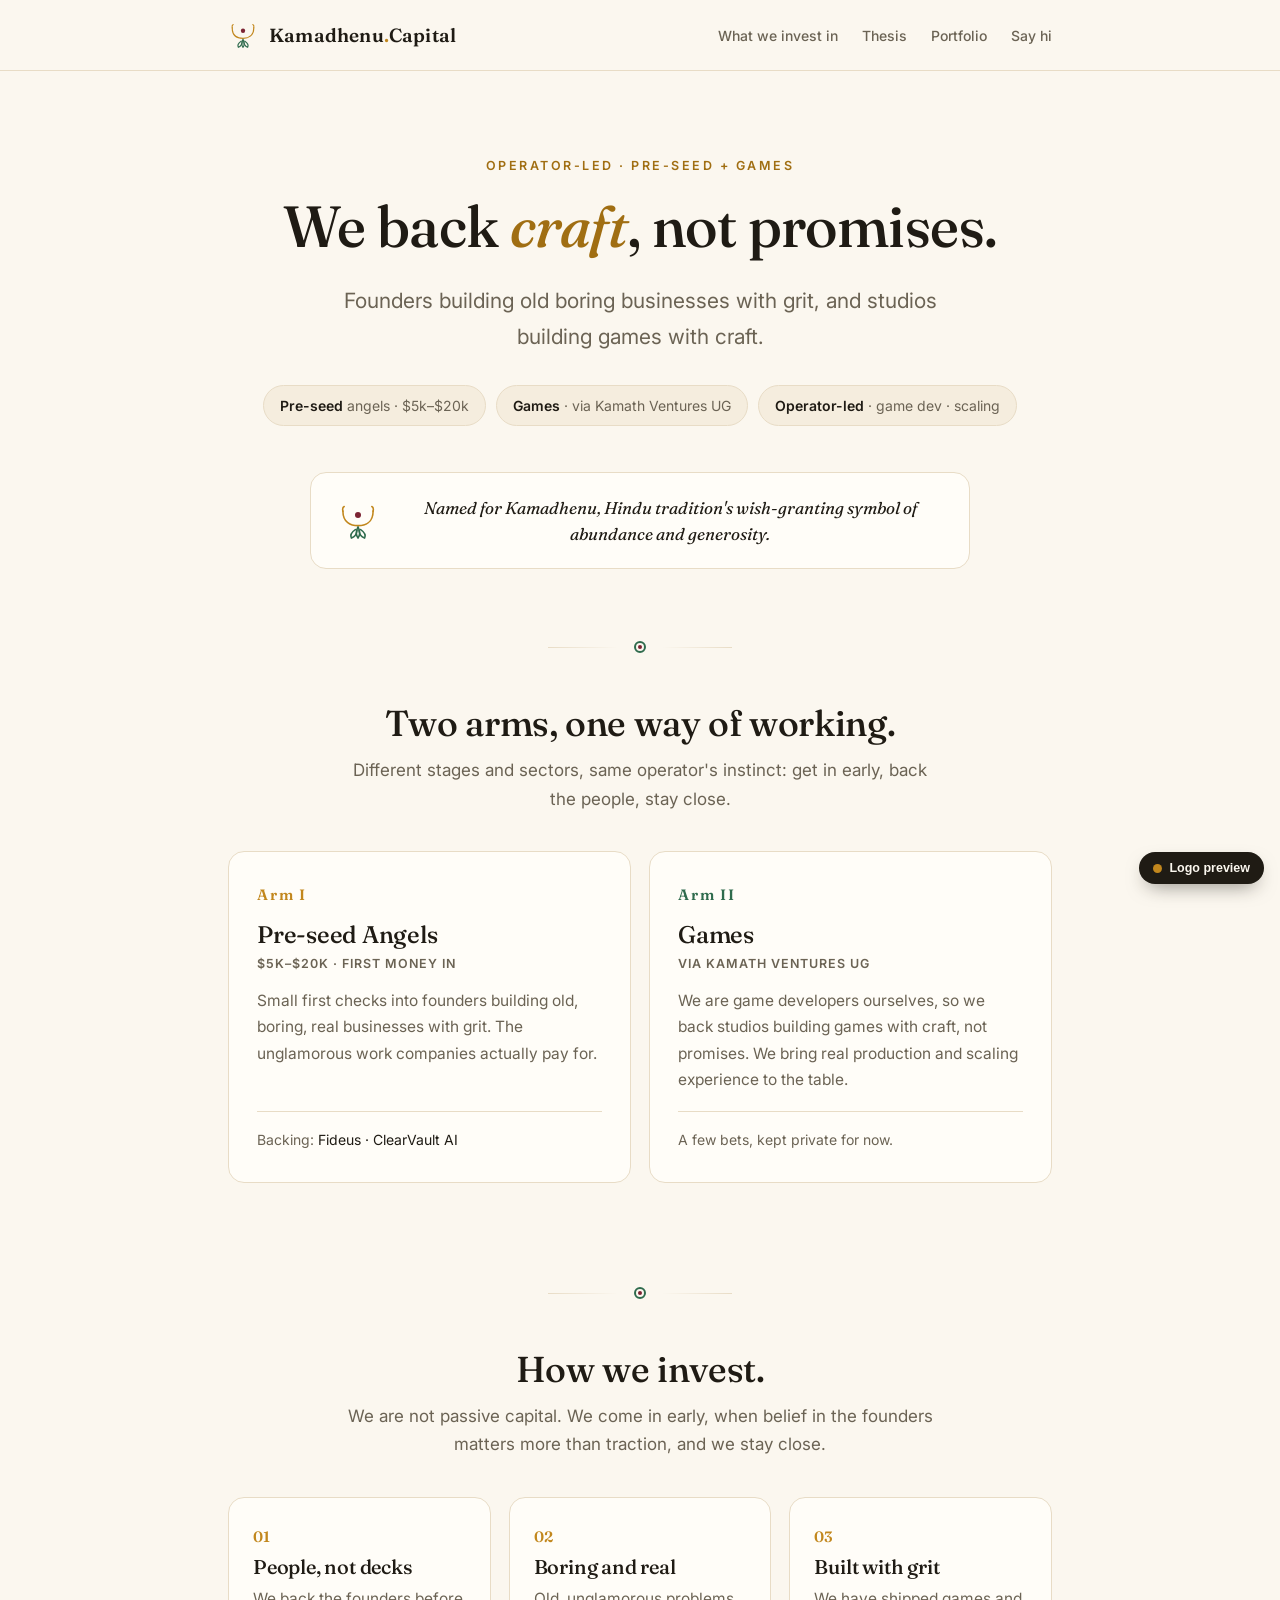
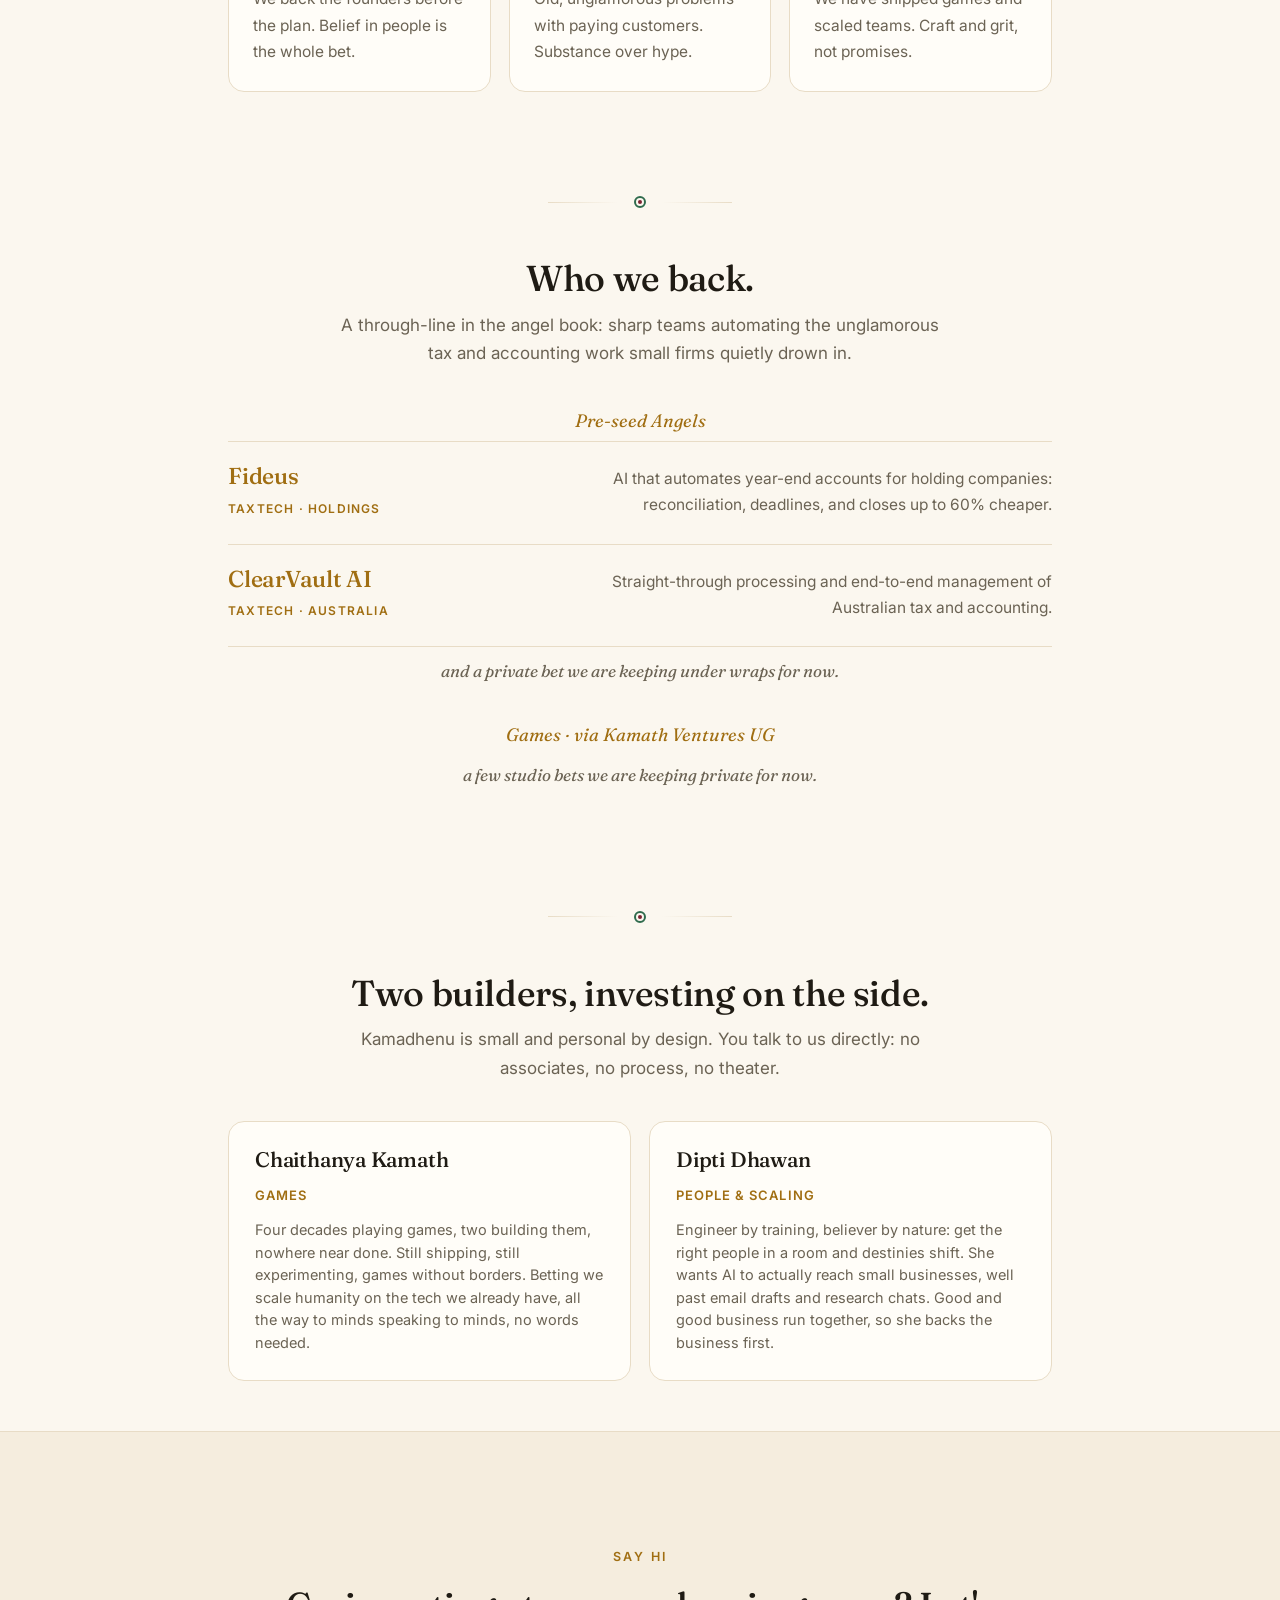
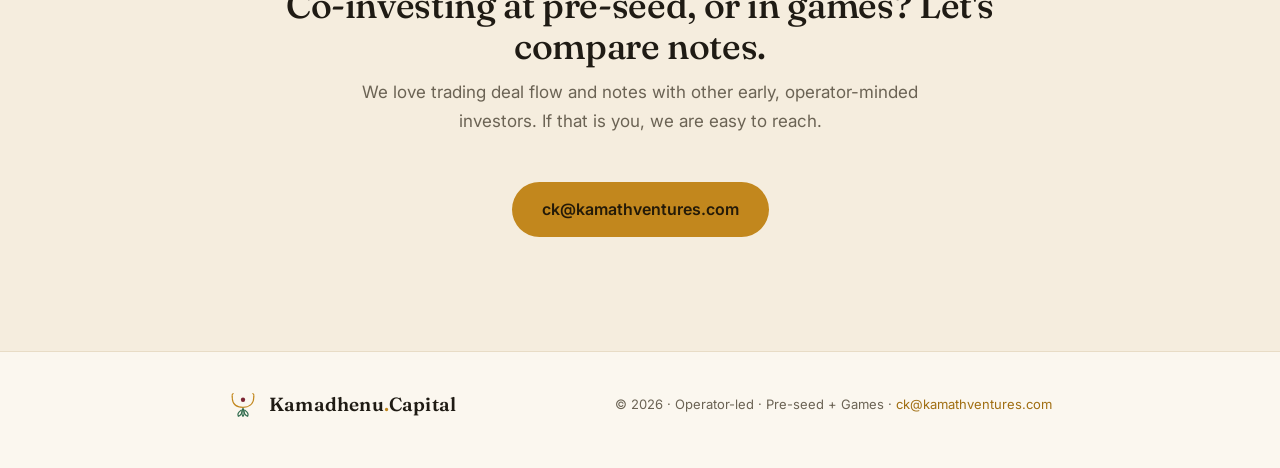
<file: index.html>
<!DOCTYPE html>
<html lang="en">
<head>
<meta charset="UTF-8" />
<meta name="viewport" content="width=device-width, initial-scale=1.0" />
<title>Kamadhenu Capital</title>
<meta name="description" content="Operator-led investing across two arms: pre-seed angel checks into cofounders solving real business problems, and games via Kamath Ventures UG." />
<meta property="og:type" content="website" />
<meta property="og:site_name" content="Kamadhenu Capital" />
<meta property="og:title" content="Kamadhenu Capital — We back craft, not promises." />
<meta property="og:description" content="Operator-led, early checks. Founders building old boring businesses with grit, and studios building games with craft." />
<!-- NOTE: og:url and image point at the github.io PREVIEW. At go-live, switch both to https://kamadhenu.capital/ -->
<meta property="og:url" content="https://ck467.github.io/kamadhenu-capital/" />
<meta property="og:image" content="https://ck467.github.io/kamadhenu-capital/assets/og.png" />
<meta property="og:image:width" content="1200" />
<meta property="og:image:height" content="630" />
<meta property="og:image:alt" content="Kamadhenu Capital — We back craft, not promises." />
<meta name="twitter:card" content="summary_large_image" />
<meta name="twitter:title" content="Kamadhenu Capital — We back craft, not promises." />
<meta name="twitter:description" content="Operator-led, early checks. Founders building old boring businesses with grit, and studios building games with craft." />
<meta name="twitter:image" content="https://ck467.github.io/kamadhenu-capital/assets/og.png" />
<link rel="icon" href="assets/logo.svg" type="image/svg+xml" />
<link rel="preconnect" href="https://fonts.googleapis.com" />
<link rel="preconnect" href="https://fonts.gstatic.com" crossorigin />
<link href="https://fonts.googleapis.com/css2?family=Fraunces:ital,opsz,wght@0,9..144,400;0,9..144,500;0,9..144,600;1,9..144,400&family=Inter:wght@400;500;600&display=swap" rel="stylesheet" />
<link rel="stylesheet" href="css/styles.css" />
</head>
<body>

<header class="bar"><div class="wrap">
  <span class="logo"><img class="emblem emblem-nav" src="assets/logo.svg" alt="" aria-hidden="true" /><span class="wm" data-brand></span></span>
  <nav id="nav"></nav>
</div></header>

<main>
  <!-- HERO -->
  <section class="hero"><div class="wrap">
    <p class="eyebrow" id="hero-eyebrow"></p>
    <h1 id="hero-headline"></h1>
    <p class="lead" id="hero-lead"></p>
    <div class="facts" id="pills"></div>
    <div class="creed">
      <img class="emblem emblem-creed" src="assets/logo.svg" alt="" aria-hidden="true" />
      <p id="creed-text"></p>
    </div>
  </div></section>

  <div class="wrap"><div class="divider"><span class="orb"></span></div></div>

  <!-- TWO ARMS -->
  <section id="invest"><div class="wrap">
    <h2 id="arms-title"></h2>
    <p class="sub" id="arms-sub"></p>
    <div class="arms" id="arms"></div>
  </div></section>

  <div class="wrap"><div class="divider"><span class="orb"></span></div></div>

  <!-- THESIS -->
  <section id="thesis"><div class="wrap">
    <h2 id="thesis-title"></h2>
    <p class="sub" id="thesis-sub"></p>
    <div class="grid3" id="tiles"></div>
  </div></section>

  <div class="wrap"><div class="divider"><span class="orb"></span></div></div>

  <!-- PORTFOLIO -->
  <section id="portfolio"><div class="wrap">
    <h2 id="portfolio-title"></h2>
    <p class="sub" id="portfolio-sub"></p>
    <div id="portfolio-groups"></div>
  </div></section>

  <div class="wrap"><div class="divider"><span class="orb"></span></div></div>

  <!-- TEAM -->
  <section id="team"><div class="wrap">
    <h2 id="team-title"></h2>
    <p class="sub" id="team-sub"></p>
    <div class="people" id="people"></div>
  </div></section>
</main>

<!-- CONTACT -->
<section id="contact" class="contact"><div class="inner"><div class="wrap" style="text-align:center;">
  <p class="eyebrow" id="contact-eyebrow"></p>
  <h2 id="contact-title"></h2>
  <p class="sub" id="contact-sub"></p>
  <a class="cta" id="contact-cta" href="#"></a>
</div></div></section>

<footer><div class="wrap">
  <span class="logo"><img class="emblem emblem-nav" src="assets/logo.svg" alt="" aria-hidden="true" /><span class="wm" data-brand></span></span>
  <span class="muted"><span id="footer-tagline"></span> · <a id="footer-email" href="#"></a></span>
</div></footer>

<script src="content/content.js"></script>
<script src="js/app.js"></script>
<script src="js/logo-preview.js"></script>
</body>
</html>
</file>
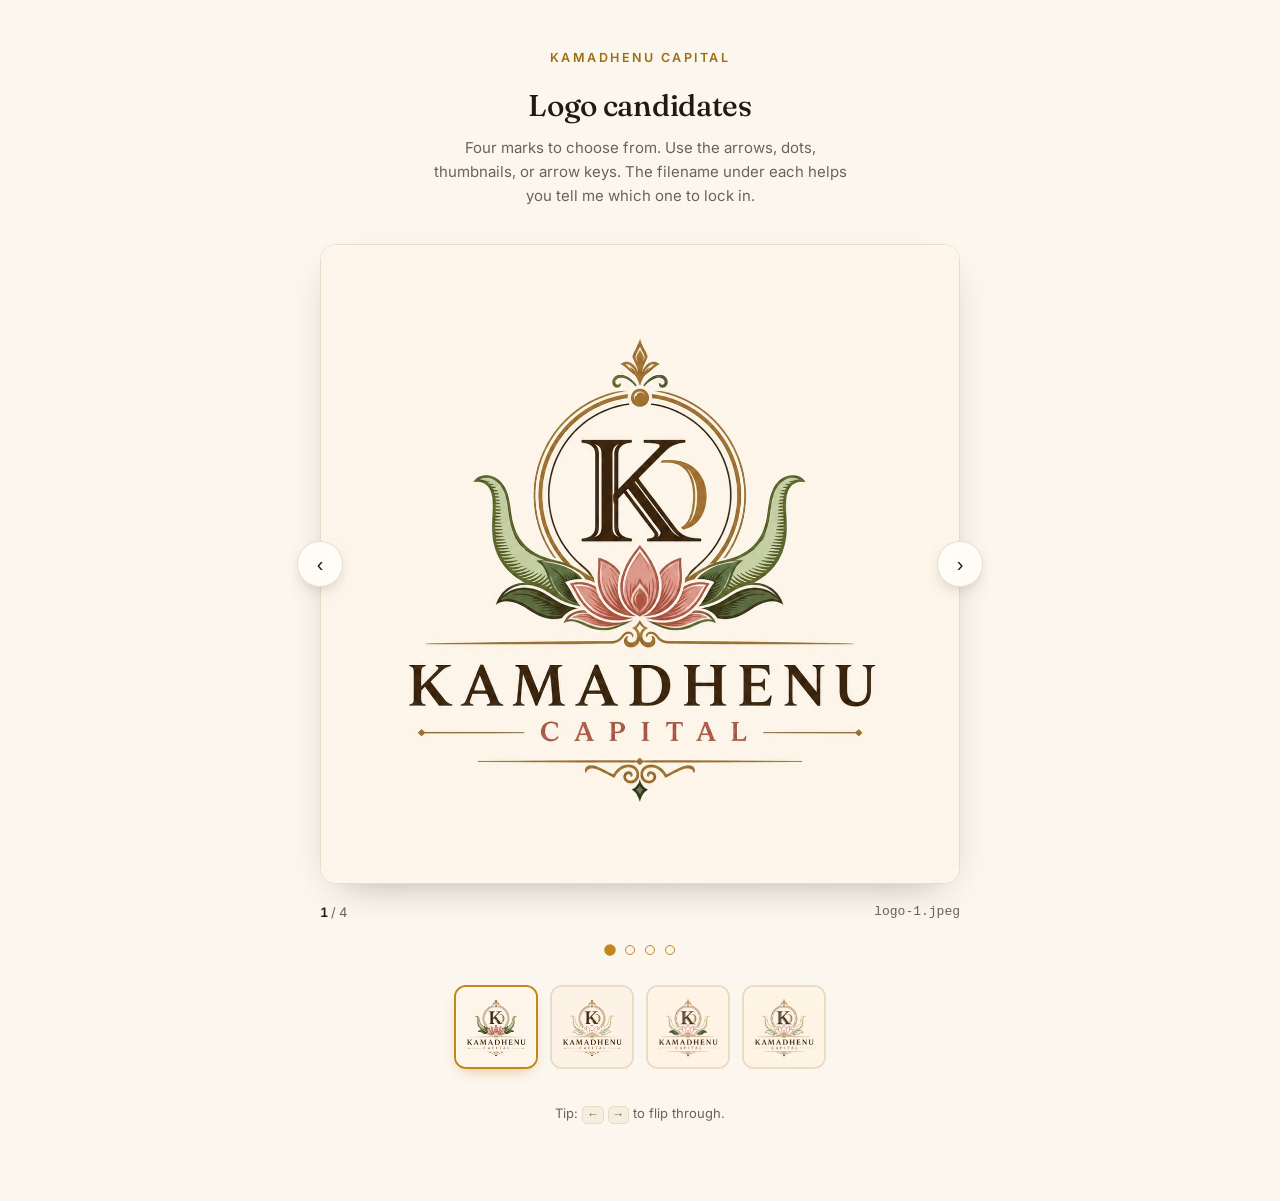
<file: carousel/index.html>
<!doctype html>
<html lang="en">
<head>
<meta charset="utf-8" />
<meta name="viewport" content="width=device-width, initial-scale=1" />
<meta name="robots" content="noindex" />
<title>Kamadhenu Capital — Logo Carousel</title>
<link rel="preconnect" href="https://fonts.googleapis.com" />
<link rel="preconnect" href="https://fonts.gstatic.com" crossorigin />
<link href="https://fonts.googleapis.com/css2?family=Fraunces:opsz,wght@9..144,400;9..144,500;9..144,600&family=Inter:wght@400;500;600&display=swap" rel="stylesheet" />
<style>
  :root{
    --bg:#fbf7ef; --bg2:#f5edde; --card:#fffdf8;
    --ink:#1f1b14; --soft:#6b6354; --line:#e8dcc6;
    --gold:#c2871d; --gold-dk:#a06e12; --maroon:#7c2433; --green:#2f6b4d;
    --r:16px;
  }
  *{box-sizing:border-box;}
  body{margin:0;background:var(--bg);color:var(--ink);
    font-family:'Inter',system-ui,sans-serif;line-height:1.6;
    -webkit-font-smoothing:antialiased;
    min-height:100vh;display:flex;flex-direction:column;align-items:center;
    padding:48px 20px 64px;}
  h1{font-family:'Fraunces',Georgia,serif;font-weight:500;font-size:30px;
    letter-spacing:-.01em;margin:0 0 6px;}
  .eyebrow{font-size:12.5px;font-weight:600;letter-spacing:.2em;
    text-transform:uppercase;color:var(--gold-dk);margin:0 0 14px;}
  .sub{color:var(--soft);font-size:15px;margin:0 0 36px;text-align:center;max-width:46ch;}

  .stage{position:relative;width:min(640px,100%);}
  .frame{position:relative;background:var(--card);border:1px solid var(--line);
    border-radius:var(--r);overflow:hidden;
    box-shadow:0 14px 40px -22px rgba(31,27,20,.45);}
  .track{display:flex;transition:transform .45s cubic-bezier(.4,0,.2,1);}
  .slide{min-width:100%;display:flex;align-items:center;justify-content:center;
    aspect-ratio:1/1;background:var(--card);}
  .slide img{width:100%;height:100%;object-fit:contain;display:block;}

  .arrow{position:absolute;top:50%;transform:translateY(-50%);
    width:46px;height:46px;border-radius:50%;border:1px solid var(--line);
    background:rgba(255,253,248,.92);backdrop-filter:blur(6px);
    color:var(--ink);font-size:20px;cursor:pointer;display:grid;place-items:center;
    box-shadow:0 6px 18px -10px rgba(31,27,20,.5);transition:.18s;z-index:2;}
  .arrow:hover{color:var(--maroon);border-color:var(--gold);}
  .arrow.prev{left:-23px;} .arrow.next{right:-23px;}
  @media(max-width:560px){.arrow.prev{left:8px;} .arrow.next{right:8px;}}

  .meta{display:flex;align-items:center;justify-content:space-between;gap:16px;
    margin-top:18px;width:min(640px,100%);}
  .counter{font-size:13px;color:var(--soft);font-variant-numeric:tabular-nums;}
  .counter b{color:var(--ink);font-weight:600;}
  .name{font-size:13px;color:var(--soft);font-family:ui-monospace,Menlo,monospace;}

  .dots{display:flex;gap:10px;justify-content:center;margin-top:22px;}
  .dot{width:10px;height:10px;border-radius:50%;border:1px solid var(--gold);
    background:transparent;cursor:pointer;padding:0;transition:.18s;}
  .dot[aria-current="true"]{background:var(--gold);transform:scale(1.15);}

  .thumbs{display:flex;gap:12px;margin-top:30px;flex-wrap:wrap;justify-content:center;}
  .thumb{width:84px;height:84px;border-radius:12px;overflow:hidden;
    border:2px solid var(--line);background:var(--card);cursor:pointer;padding:0;transition:.18s;}
  .thumb img{width:100%;height:100%;object-fit:contain;}
  .thumb[aria-current="true"]{border-color:var(--gold);
    box-shadow:0 6px 16px -8px rgba(194,135,29,.7);}
  .hint{margin-top:34px;font-size:13px;color:var(--soft);}
  .hint kbd{font-family:ui-monospace,monospace;background:var(--bg2);
    border:1px solid var(--line);border-radius:5px;padding:1px 6px;font-size:12px;}
</style>
</head>
<body>
  <p class="eyebrow">Kamadhenu Capital</p>
  <h1>Logo candidates</h1>
  <p class="sub">Four marks to choose from. Use the arrows, dots, thumbnails, or arrow keys. The filename under each helps you tell me which one to lock in.</p>

  <div class="stage">
    <div class="frame">
      <div class="track" id="track">
        <div class="slide"><img src="../assets/logo-candidates/logo-1.jpeg" alt="Logo candidate 1" /></div>
        <div class="slide"><img src="../assets/logo-candidates/logo-2.jpeg" alt="Logo candidate 2" /></div>
        <div class="slide"><img src="../assets/logo-candidates/logo-3.jpeg" alt="Logo candidate 3" /></div>
        <div class="slide"><img src="../assets/logo-candidates/logo-4.jpeg" alt="Logo candidate 4" /></div>
      </div>
    </div>
    <button class="arrow prev" id="prev" aria-label="Previous logo">&#8249;</button>
    <button class="arrow next" id="next" aria-label="Next logo">&#8250;</button>
  </div>

  <div class="meta">
    <span class="counter"><b id="cur">1</b> / 4</span>
    <span class="name" id="name">logo-1.jpeg</span>
  </div>

  <div class="dots" id="dots" role="tablist" aria-label="Choose logo"></div>

  <div class="thumbs" id="thumbs"></div>

  <p class="hint">Tip: <kbd>&larr;</kbd> <kbd>&rarr;</kbd> to flip through.</p>

<script>
  var files = ['logo-1.jpeg','logo-2.jpeg','logo-3.jpeg','logo-4.jpeg'];
  var n = files.length, i = 0;
  var track = document.getElementById('track');
  var dots = document.getElementById('dots');
  var thumbs = document.getElementById('thumbs');

  for (var k = 0; k < n; k++){
    var d = document.createElement('button');
    d.className = 'dot'; d.setAttribute('role','tab');
    d.setAttribute('aria-label','Logo ' + (k+1));
    (function(idx){ d.onclick = function(){ go(idx); }; })(k);
    dots.appendChild(d);

    var t = document.createElement('button');
    t.className = 'thumb';
    t.innerHTML = '<img src="../assets/logo-candidates/' + files[k] + '" alt="Logo ' + (k+1) + ' thumbnail" />';
    (function(idx){ t.onclick = function(){ go(idx); }; })(k);
    thumbs.appendChild(t);
  }

  function go(idx){
    i = (idx + n) % n;
    track.style.transform = 'translateX(' + (-i * 100) + '%)';
    document.getElementById('cur').textContent = i + 1;
    document.getElementById('name').textContent = files[i];
    var dd = dots.children, tt = thumbs.children;
    for (var k = 0; k < n; k++){
      dd[k].setAttribute('aria-current', k === i ? 'true' : 'false');
      tt[k].setAttribute('aria-current', k === i ? 'true' : 'false');
    }
  }

  document.getElementById('prev').onclick = function(){ go(i - 1); };
  document.getElementById('next').onclick = function(){ go(i + 1); };
  document.addEventListener('keydown', function(e){
    if (e.key === 'ArrowLeft') go(i - 1);
    if (e.key === 'ArrowRight') go(i + 1);
  });
  go(0);
</script>
</body>
</html>
</file>
<file: css/styles.css>
/* ============================================================
   KAMADHENU CAPITAL : DESIGN
   All colors, fonts, spacing live here. Words live in content/content.js.
   Change the palette in one place via the variables below.
   ============================================================ */
:root{
  --bg:#fbf7ef;        /* warm ivory */
  --bg2:#f5edde;       /* soft sand */
  --card:#fffdf8;
  --ink:#1f1b14;       /* warm near-black, high contrast */
  --soft:#6b6354;      /* muted brown-grey */
  --line:#e8dcc6;      /* hairline */
  --gold:#c2871d;      /* marigold */
  --gold-dk:#a06e12;
  --maroon:#7c2433;    /* deep red, small accents */
  --green:#2f6b4d;     /* prosperity green, small accents */
  --r:16px;
}

*{box-sizing:border-box;}
html{scroll-behavior:smooth;}
body{margin:0;background:var(--bg);color:var(--ink);
  font-family:'Inter',system-ui,sans-serif;font-size:17px;line-height:1.7;-webkit-font-smoothing:antialiased;}
.wrap{max-width:880px;margin:0 auto;padding:0 28px;}
a{color:var(--gold-dk);text-decoration:none;}
a:hover{color:var(--maroon);}
h1,h2,h3{font-family:'Fraunces',Georgia,serif;font-weight:500;line-height:1.12;letter-spacing:-.01em;}
.eyebrow{font-size:12.5px;font-weight:600;letter-spacing:.2em;text-transform:uppercase;color:var(--gold-dk);margin:0 0 18px;}

/* ---- logo / emblem ---------------------------------------- */
.logo{display:flex;align-items:center;gap:11px;}
.logo .wm{font-family:'Fraunces',serif;font-weight:600;font-size:19px;letter-spacing:.01em;color:var(--ink);}
.logo .wm b{color:var(--gold);font-weight:600;}
/* multi-color emblem: colors live in assets/logo.svg */
.emblem{display:inline-block;}
.emblem-nav{width:30px;height:auto;}
.emblem-creed{width:42px;height:auto;flex:none;}

/* ---- top bar ---------------------------------------------- */
header.bar{position:sticky;top:0;z-index:10;background:rgba(251,247,239,.86);backdrop-filter:blur(9px);border-bottom:1px solid var(--line);}
.bar .wrap{display:flex;align-items:center;justify-content:space-between;height:70px;}
nav a{color:var(--soft);font-size:14px;font-weight:500;margin-left:24px;}
nav a:hover{color:var(--ink);}
@media(max-width:680px){nav{display:none;}}

/* ---- hero ------------------------------------------------- */
.hero{text-align:center;padding:84px 0 18px;}
.hero h1{font-size:clamp(34px,5.8vw,58px);margin:0 0 24px;}
.hero h1 em{font-style:italic;color:var(--gold-dk);}
.hero .lead{font-size:clamp(18px,2.3vw,21px);color:var(--soft);max-width:640px;margin:0 auto 30px;}
.facts{display:flex;justify-content:center;flex-wrap:wrap;gap:10px;}
.pill{background:var(--bg2);border:1px solid var(--line);border-radius:999px;padding:8px 16px;font-size:14px;color:var(--soft);}
.pill b{color:var(--ink);font-weight:600;}

.creed{display:flex;align-items:center;gap:18px;justify-content:center;max-width:660px;margin:46px auto 0;
  background:var(--card);border:1px solid var(--line);border-radius:var(--r);padding:22px 26px;}
.creed p{margin:0;font-family:'Fraunces',serif;font-style:italic;font-size:17px;color:var(--ink);line-height:1.5;}

/* ---- motif divider ---------------------------------------- */
.divider{display:flex;align-items:center;justify-content:center;gap:16px;padding:54px 0 0;}
.divider::before,.divider::after{content:"";height:1px;width:70px;background:linear-gradient(to var(--d,right),transparent,var(--line));}
.divider::before{--d:left;}
.orb{position:relative;width:12px;height:12px;border:2px solid var(--green);border-radius:50%;box-sizing:border-box;}
.orb::after{content:"";position:absolute;top:50%;left:50%;width:4px;height:4px;border-radius:50%;background:var(--maroon);transform:translate(-50%,-50%);}

/* ---- sections --------------------------------------------- */
section{padding:50px 0;}
section h2{font-size:clamp(26px,3.6vw,36px);margin:0 0 12px;text-align:center;}
.sub{color:var(--soft);max-width:600px;margin:0 auto 38px;text-align:center;}

/* two arms */
.arms{display:grid;grid-template-columns:1fr 1fr;gap:18px;}
@media(max-width:680px){.arms{grid-template-columns:1fr;}}
.arm{background:var(--card);border:1px solid var(--line);border-radius:var(--r);padding:30px 28px;display:flex;flex-direction:column;}
.arm .rn{font-family:'Fraunces',serif;font-size:15px;font-weight:600;letter-spacing:.12em;color:var(--gold);margin:0 0 14px;}
/* small color cue: games arm picks up prosperity green */
.arms .arm:nth-child(2) .rn{color:var(--green);}
.arm h3{font-size:24px;margin:0 0 4px;}
.arm .meta{font-size:12.5px;font-weight:600;letter-spacing:.08em;text-transform:uppercase;color:var(--soft);margin:0 0 14px;}
.arm p{margin:0 0 18px;color:var(--soft);font-size:15.5px;}
.arm .holds{margin-top:auto;padding-top:16px;border-top:1px solid var(--line);font-size:14px;color:var(--ink);}
.arm .holds span{color:var(--soft);}

/* thesis tiles */
.grid3{display:grid;grid-template-columns:repeat(3,1fr);gap:18px;}
@media(max-width:720px){.grid3{grid-template-columns:1fr;}}
.tile{background:var(--card);border:1px solid var(--line);border-radius:var(--r);padding:26px 24px;}
.tile .ix{font-family:'Fraunces',serif;font-size:15px;color:var(--gold);font-weight:600;}
.tile h3{font-size:20px;margin:6px 0 8px;}
.tile p{margin:0;color:var(--soft);font-size:15.5px;}

/* portfolio */
.pgroup{font-family:'Fraunces',serif;font-style:italic;color:var(--gold-dk);font-size:18px;margin:34px 0 4px;text-align:center;}
.co{display:flex;align-items:baseline;justify-content:space-between;gap:24px;padding:22px 0;border-bottom:1px solid var(--line);}
.co:first-of-type{border-top:1px solid var(--line);}
.co .l h3{font-size:23px;margin:0 0 3px;}
.co .l .tag{font-size:12px;font-weight:600;letter-spacing:.1em;text-transform:uppercase;color:var(--gold-dk);}
.co .r{color:var(--soft);font-size:15.5px;max-width:54%;text-align:right;}
@media(max-width:560px){.co{flex-direction:column;gap:8px;}.co .r{max-width:100%;text-align:left;}}
.priv{text-align:center;color:var(--soft);font-style:italic;font-family:'Fraunces',serif;margin-top:10px;}

/* team */
.people{display:grid;grid-template-columns:1fr 1fr;gap:18px;}
@media(max-width:560px){.people{grid-template-columns:1fr;}}
.person{background:var(--card);border:1px solid var(--line);border-radius:var(--r);padding:26px;text-align:left;}
.person h3{font-size:21px;margin:0 0 4px;}
.person .role{color:var(--gold-dk);font-size:13px;font-weight:600;letter-spacing:.08em;text-transform:uppercase;}
.person .bio{margin:12px 0 0;color:var(--soft);font-size:14.5px;line-height:1.55;}

/* contact */
.contact{text-align:center;background:var(--bg2);border-top:1px solid var(--line);border-bottom:1px solid var(--line);}
.contact .inner{padding:64px 0;}
.cta{display:inline-block;margin-top:8px;background:var(--gold);color:#241a08;font-weight:600;font-size:16px;
  padding:14px 30px;border-radius:999px;transition:background .15s,transform .15s;}
.cta:hover{background:var(--gold-dk);color:#fff;transform:translateY(-1px);}

footer{padding:34px 0 46px;}
footer .wrap{display:flex;align-items:center;justify-content:space-between;flex-wrap:wrap;gap:14px;}
footer .muted{color:var(--soft);font-size:13px;}
</file>
